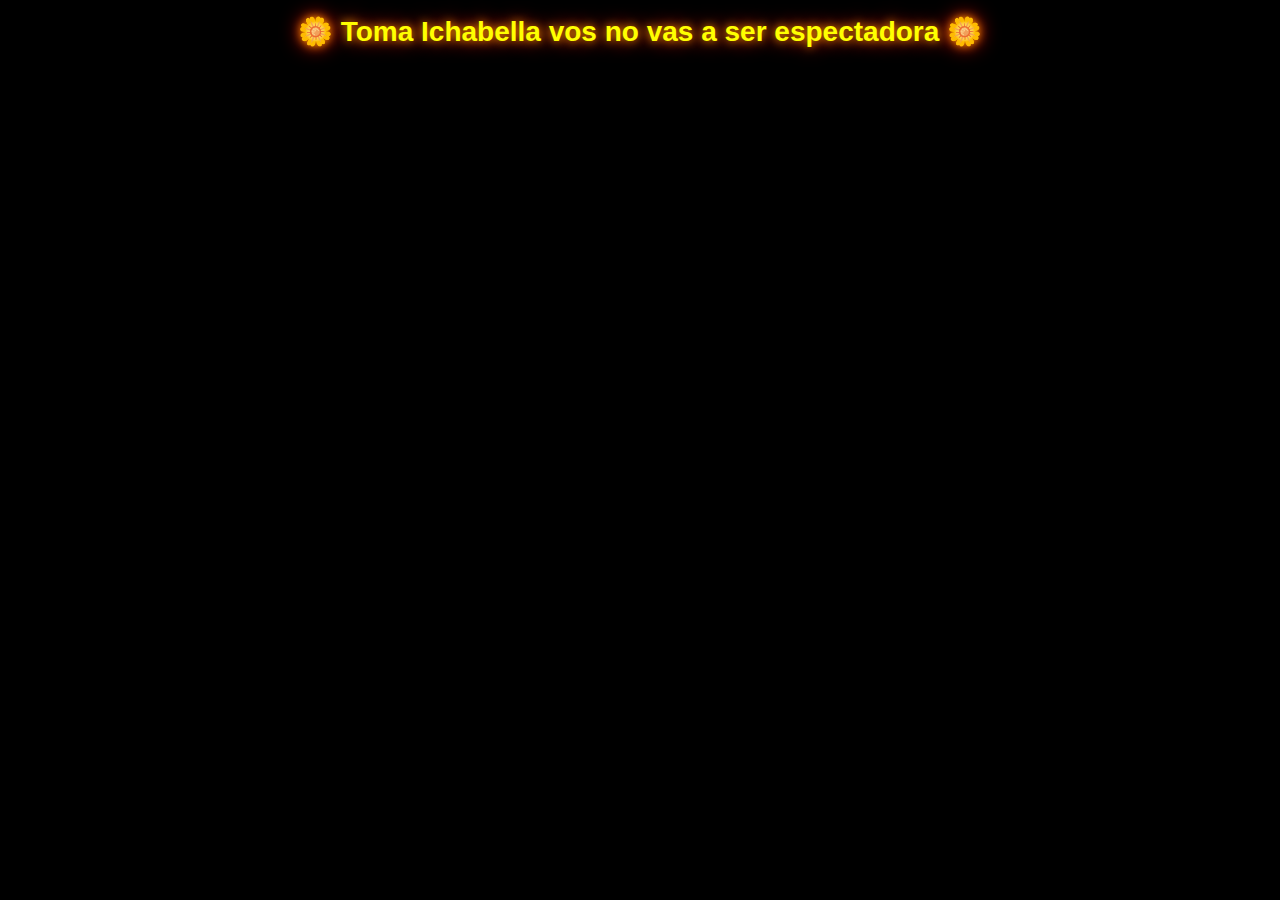
<file: index.html>
<!DOCTYPE html>
<html lang="es">
<head>
  <meta charset="UTF-8">
  <title>Para Ichabella</title>
  <style>
    body {
      margin: 0;
      background-color: black;
      display: flex;
      flex-direction: column;
      align-items: center;
      height: 100vh;
      overflow: hidden;
      color: white;
      font-family: Arial, sans-serif;
      text-align: center;
    }
    h1 {
      font-size: 28px;
      margin: 15px;
      color: yellow;
      text-shadow: 0 0 10px orange, 0 0 20px red;
      z-index: 2;
      position: relative;
    }
    canvas {
      flex: 1;
    }
  </style>
</head>
<body>
  <h1>🌼 Toma Ichabella vos no vas a ser espectadora 🌼</h1>
  <canvas id="lienzo"></canvas>

  <script>
    const canvas = document.getElementById("lienzo");
    const ctx = canvas.getContext("2d");

    // Ajustar tamaño del canvas
    function resizeCanvas() {
      canvas.width = window.innerWidth;
      canvas.height = window.innerHeight - 60;
    }
    window.addEventListener("resize", resizeCanvas);
    resizeCanvas();

    // Crear estrellas
    const estrellas = Array.from({ length: 80 }, () => ({
      x: Math.random() * canvas.width,
      y: Math.random() * canvas.height,
      r: Math.random() * 2 + 1,
      brillo: Math.random()
    }));

    function dibujarEstrellas() {
      estrellas.forEach(e => {
        e.brillo += (Math.random() - 0.5) * 0.1;
        if (e.brillo < 0.2) e.brillo = 0.2;
        if (e.brillo > 1) e.brillo = 1;

        ctx.beginPath();
        ctx.arc(e.x, e.y, e.r, 0, 2 * Math.PI);
        ctx.fillStyle = rgba(255, 255, 200, ${e.brillo});
        ctx.fill();
      });
    }

    function dibujarFlor(x, y, t) {
      ctx.save();
      ctx.translate(x, y);
      ctx.rotate(t * 0.02);

      // tallo
      ctx.beginPath();
      ctx.moveTo(0, 0);
      ctx.lineTo(0, 100);
      ctx.strokeStyle = "green";
      ctx.lineWidth = 6;
      ctx.stroke();

      // pétalos brillantes
      const brillo = 0.7 + 0.3 * Math.sin(t * 0.05);
      for (let i = 0; i < 6; i++) {
        const angle = (i * Math.PI) / 3;
        const px = Math.cos(angle) * 50;
        const py = Math.sin(angle) * 50;

        ctx.beginPath();
        ctx.arc(px, py, 25, 0, 2 * Math.PI);
        ctx.fillStyle = rgba(255, 255, 0, ${brillo});
        ctx.fill();
        ctx.strokeStyle = "orange";
        ctx.stroke();
      }

      // centro
      ctx.beginPath();
      ctx.arc(0, 0, 25, 0, 2 * Math.PI);
      ctx.fillStyle = "orange";
      ctx.fill();

      ctx.restore();
    }

    let tiempo = 0;
    function animar() {
      ctx.clearRect(0, 0, canvas.width, canvas.height);

      // fondo estrellado
      dibujarEstrellas();

      // flor animada en el centro
      dibujarFlor(canvas.width / 2, canvas.height / 2, tiempo);

      tiempo++;
      requestAnimationFrame(animar);
    }

    animar();
  </script>
</body>
</html>
</file>
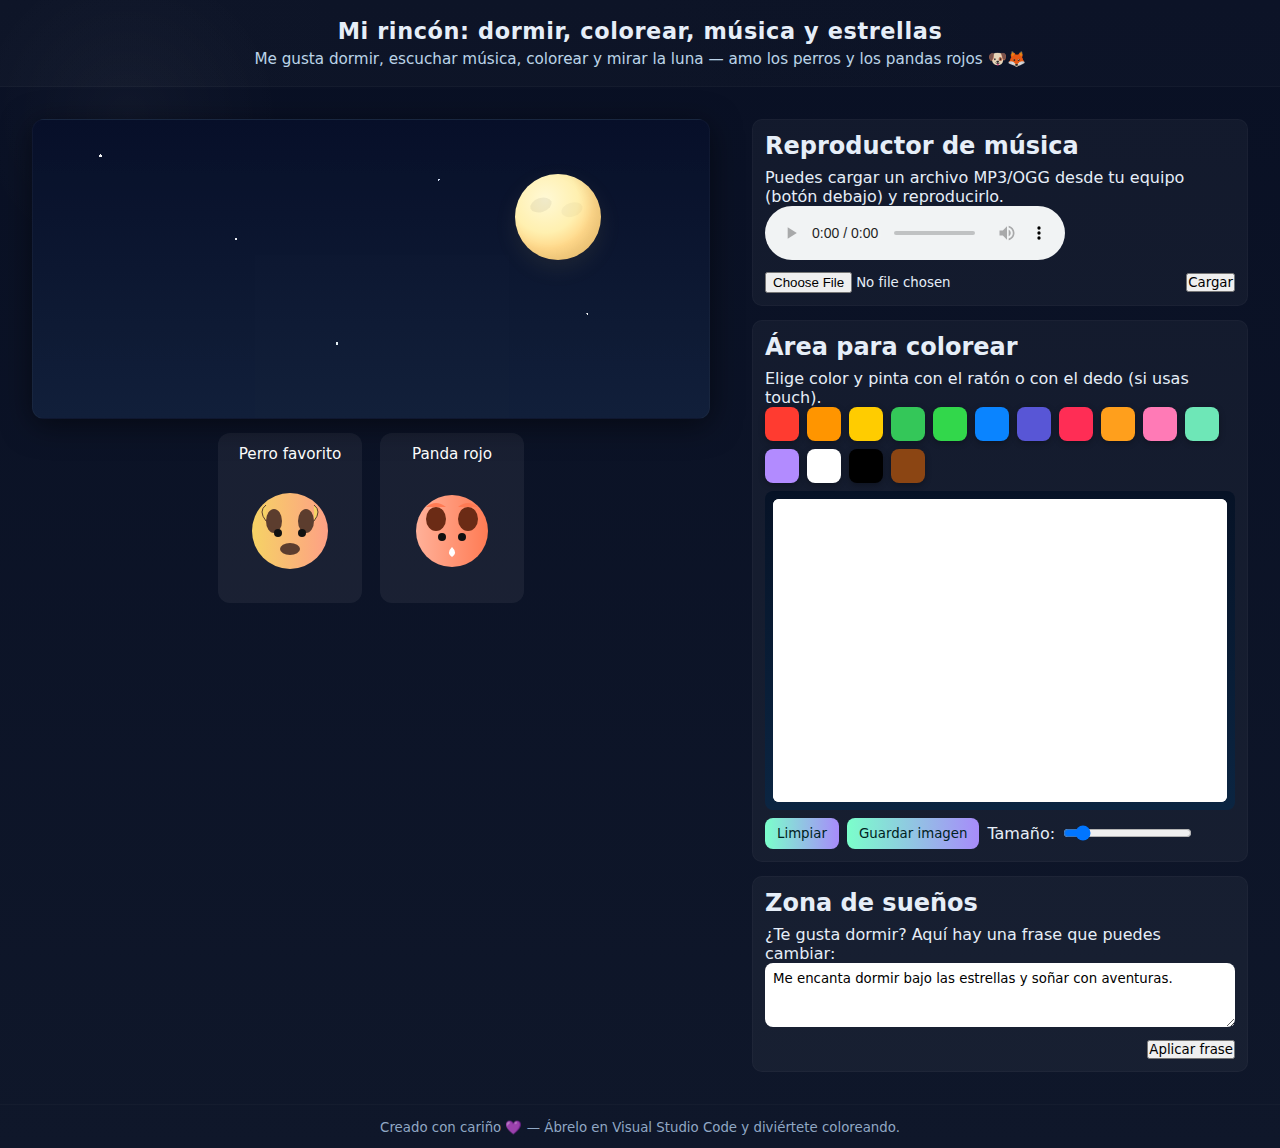
<file: Gusto.html/index.html>
<!doctype html>
<html lang="es">
<head>
  <meta charset="utf-8" />
  <meta name="viewport" content="width=device-width,initial-scale=1" />
  <title>Mi rincón de colores ✨🌙</title>
  <link rel="stylesheet" href="styles.css" />
</head>
<body>
  <header class="topbar">
    <h1>Mi rincón: dormir, colorear, música y estrellas</h1>
    <p class="subtitle">Me gusta dormir, escuchar música, colorear y mirar la luna — amo los perros y los pandas rojos 🐶🦊</p>
  </header>

  <main class="container">
    <section class="left-panel">
      <div class="sky">
        <div class="moon" aria-hidden="true"></div>
        <!-- estrellas (se generan por CSS) -->
      </div>

      <div class="characters">
        <figure class="character">
          <figcaption>Perro favorito</figcaption>
          <!-- SVG perro simple y estilizado -->
          <svg viewBox="0 0 120 120" class="svg-dog" aria-label="Ilustración de un perro">
            <defs>
              <linearGradient id="dogGrad" x1="0" x2="1">
                <stop offset="0%" stop-color="#f6d365"/>
                <stop offset="100%" stop-color="#fda085"/>
              </linearGradient>
            </defs>
            <circle cx="60" cy="60" r="38" fill="url(#dogGrad)"/>
            <ellipse cx="44" cy="50" rx="8" ry="12" fill="#5c3d2e"/>
            <ellipse cx="76" cy="50" rx="8" ry="12" fill="#5c3d2e"/>
            <circle cx="48" cy="62" r="4" fill="#111"/>
            <circle cx="72" cy="62" r="4" fill="#111"/>
            <ellipse cx="60" cy="78" rx="10" ry="6" fill="#5c3d2e"/>
            <path d="M36 34 Q28 40 36 50" fill="#f6d365" stroke="#5c3d2e"/>
            <path d="M84 34 Q92 40 84 50" fill="#f6d365" stroke="#5c3d2e"/>
          </svg>
        </figure>

        <figure class="character">
          <figcaption>Panda rojo</figcaption>
          <!-- SVG panda rojo estilizado -->
          <svg viewBox="0 0 120 120" class="svg-redpanda" aria-label="Ilustración de un panda rojo">
            <defs>
              <linearGradient id="rpGrad" x1="0" x2="1">
                <stop offset="0%" stop-color="#ffb199"/>
                <stop offset="100%" stop-color="#ff7b54"/>
              </linearGradient>
            </defs>
            <circle cx="60" cy="60" r="36" fill="url(#rpGrad)"/>
            <ellipse cx="44" cy="48" rx="10" ry="12" fill="#6b2b15"/>
            <ellipse cx="76" cy="48" rx="10" ry="12" fill="#6b2b15"/>
            <circle cx="50" cy="66" r="4" fill="#111"/>
            <circle cx="70" cy="66" r="4" fill="#111"/>
            <path d="M60 76 Q54 82 60 86 Q66 82 60 76Z" fill="#fff"/>
            <path d="M34 36 Q44 28 54 36" fill="#ff7b54"/>
            <path d="M86 36 Q76 28 66 36" fill="#ff7b54"/>
          </svg>
        </figure>
      </div>
    </section>

    <section class="right-panel">
      <section class="music">
        <h2>Reproductor de música</h2>
        <p>Puedes cargar un archivo MP3/OGG desde tu equipo (botón debajo) y reproducirlo.</p>
        <audio id="player" controls>
          <source id="playerSrc" src="" />
          Tu navegador no soporta audio.
        </audio>
        <div class="file-row">
          <input id="audioFile" type="file" accept="audio/*" />
          <button id="loadAudio">Cargar</button>
        </div>
      </section>

      <section class="coloring">
        <h2>Área para colorear</h2>
        <p>Elige color y pinta con el ratón o con el dedo (si usas touch).</p>
        <div class="palette" id="palette">
          <!-- colores se llenan desde JS -->
        </div>
        <div class="canvas-wrap">
          <canvas id="drawCanvas" width="540" height="360" aria-label="lienzo para colorear"></canvas>
        </div>
        <div class="canvas-controls">
          <button id="clearBtn">Limpiar</button>
          <button id="saveBtn">Guardar imagen</button>
          <label for="brushSize">Tamaño:</label>
          <input type="range" id="brushSize" min="2" max="40" value="6" />
        </div>
      </section>

      <section class="sleep-note">
        <h2>Zona de sueños</h2>
        <p>¿Te gusta dormir? Aquí hay una frase que puedes cambiar:</p>
        <textarea id="sleepText">Me encanta dormir bajo las estrellas y soñar con aventuras.</textarea>
        <div class="sleep-actions">
          <button id="applyText">Aplicar frase</button>
        </div>
      </section>
    </section>
  </main>

  <footer class="footer">
    <small>Creado con cariño 💜 — Ábrelo en Visual Studio Code y diviértete coloreando.</small>
  </footer>

  <script src="script.js"></script>
</body>
</html>
</file>
<file: Gusto.html/styles.css>
:root{
  --bg1: #0f172a; /* noche */
  --accent1: #7bffcb;
  --accent2: #a78bfa;
  --panel: rgba(255,255,255,0.04);
  --glass: rgba(255,255,255,0.06);
}

*{box-sizing:border-box;margin:0;padding:0;font-family:Inter, system-ui, -apple-system, "Segoe UI", Roboto, "Helvetica Neue", Arial;}

body{
  background: radial-gradient(circle at 10% 10%, rgba(255,255,255,0.03), transparent 10%),
              linear-gradient(180deg, #091024 0%, var(--bg1) 100%);
  color: #e6eef8;
  min-height:100vh;
  display:flex;
  flex-direction:column;
}

.topbar{
  padding:18px;
  text-align:center;
  background: linear-gradient(90deg, rgba(255,255,255,0.02), rgba(255,255,255,0.01));
  border-bottom:1px solid rgba(255,255,255,0.03);
}
.topbar h1{font-size:1.4rem;letter-spacing:0.6px}
.subtitle{opacity:0.9;font-size:0.95rem;margin-top:6px;color:#cfe8ff}

.container{
  display:grid;
  grid-template-columns: 1fr 520px;
  gap:18px;
  padding:20px;
  align-items:start;
}

/* Left panel: sky + characters */
.left-panel{padding:12px}
.sky{
  height:300px;
  border-radius:12px;
  background: linear-gradient(180deg,#08102a 0%, #12203a 100%);
  position:relative;
  overflow:hidden;
  box-shadow: 0 6px 30px rgba(0,0,0,0.5);
  border: 1px solid rgba(255,255,255,0.03);
}

/* moon */
.moon{
  position:absolute;
  right:16%;
  top:18%;
  width:86px;
  height:86px;
  background: radial-gradient(circle at 35% 30%, #fff9d6 0%, #fff0b0 40%, #ffd88a 60%, #f3c26b 100%);
  border-radius:50%;
  box-shadow: 0 8px 24px rgba(255,223,110,0.08), inset -8px -6px 12px rgba(0,0,0,0.06);
  transform: translateY(0);
  animation: float 6s ease-in-out infinite;
}

/* moon craters subtle */
.moon::after{
  content:"";
  position:absolute;
  left:18%;
  top:28%;
  width:22px;height:14px;border-radius:50%;
  background: rgba(0,0,0,0.06);
  transform:rotate(-18deg);
  box-shadow: 28px 14px 0 rgba(0,0,0,0.03);
}

/* floating stars using repeated radial gradients via pseudo element */
.sky::before{
  content:"";
  position:absolute;inset:0;
  background-image:
    radial-gradient(2px 2px at 10% 12%, #fff 70%, transparent 71%),
    radial-gradient(1.6px 1.6px at 30% 40%, #f8f9ff 70%, transparent 71%),
    radial-gradient(1.4px 1.4px at 60% 20%, #dfeaff 70%, transparent 71%),
    radial-gradient(1.2px 1.2px at 82% 65%, #fff 70%, transparent 71%),
    radial-gradient(1.8px 1.8px at 45% 75%, #f1fbff 70%, transparent 71%),
    radial-gradient(0.9px 0.9px at 75% 30%, #fff 70%, transparent 71%);
  opacity:0.95;
  animation: twinkle 4.5s linear infinite;
}

@keyframes twinkle {
  0%{opacity:0.7}
  50%{opacity:1}
  100%{opacity:0.7}
}
@keyframes float{
  0%{transform: translateY(0)}
  50%{transform: translateY(-8px)}
  100%{transform: translateY(0)}
}

.characters{
  display:flex;
  gap:18px;
  margin-top:14px;
  align-items:center;
  justify-content:center;
}
.character{background:var(--glass);padding:12px;border-radius:12px;text-align:center;min-width:120px}
.character figcaption{font-size:0.95rem;margin-bottom:8px;color:#fff}
.svg-dog,.svg-redpanda{width:120px;height:120px;display:block;margin:0 auto}

/* Right panel: controls */
.right-panel{
  display:flex;
  flex-direction:column;
  gap:14px;
  padding:12px;
}

.music, .coloring, .sleep-note{
  background: var(--panel);
  padding:12px;border-radius:10px;border:1px solid rgba(255,255,255,0.03)
}
.music h2, .coloring h2, .sleep-note h2{margin-bottom:8px}

.file-row{display:flex;gap:8px;align-items:center;margin-top:8px}
.file-row input{flex:1}

/* palette & canvas */
.palette{display:flex;gap:8px;flex-wrap:wrap;margin-bottom:8px}
.palette button{width:34px;height:34px;border-radius:8px;border:none;cursor:pointer;box-shadow: 0 2px 6px rgba(0,0,0,0.3)}
.canvas-wrap{background:linear-gradient(180deg,#061226,#0b2542);padding:8px;border-radius:8px}
#drawCanvas{display:block;border-radius:6px;width:100%;height:auto;background:#fff;touch-action: none;}

/* controls */
.canvas-controls{display:flex;gap:8px;align-items:center;margin-top:8px}
.canvas-controls button{padding:8px 12px;border-radius:8px;border:none;cursor:pointer;background:linear-gradient(90deg,var(--accent1),var(--accent2));color:#022}

.sleep-note textarea{width:100%;min-height:64px;border-radius:8px;padding:8px;border:none;resize:vertical}
.sleep-actions{margin-top:8px;text-align:right}

/* footer */
.footer{padding:12px;text-align:center;color:#9fb8d6;opacity:0.9;margin-top:auto;border-top:1px solid rgba(255,255,255,0.03)}

/* responsive */
@media (max-width:980px){
  .container{grid-template-columns: 1fr; padding:12px}
  .right-panel{order:2}
  .left-panel{order:1}
}
</file>
